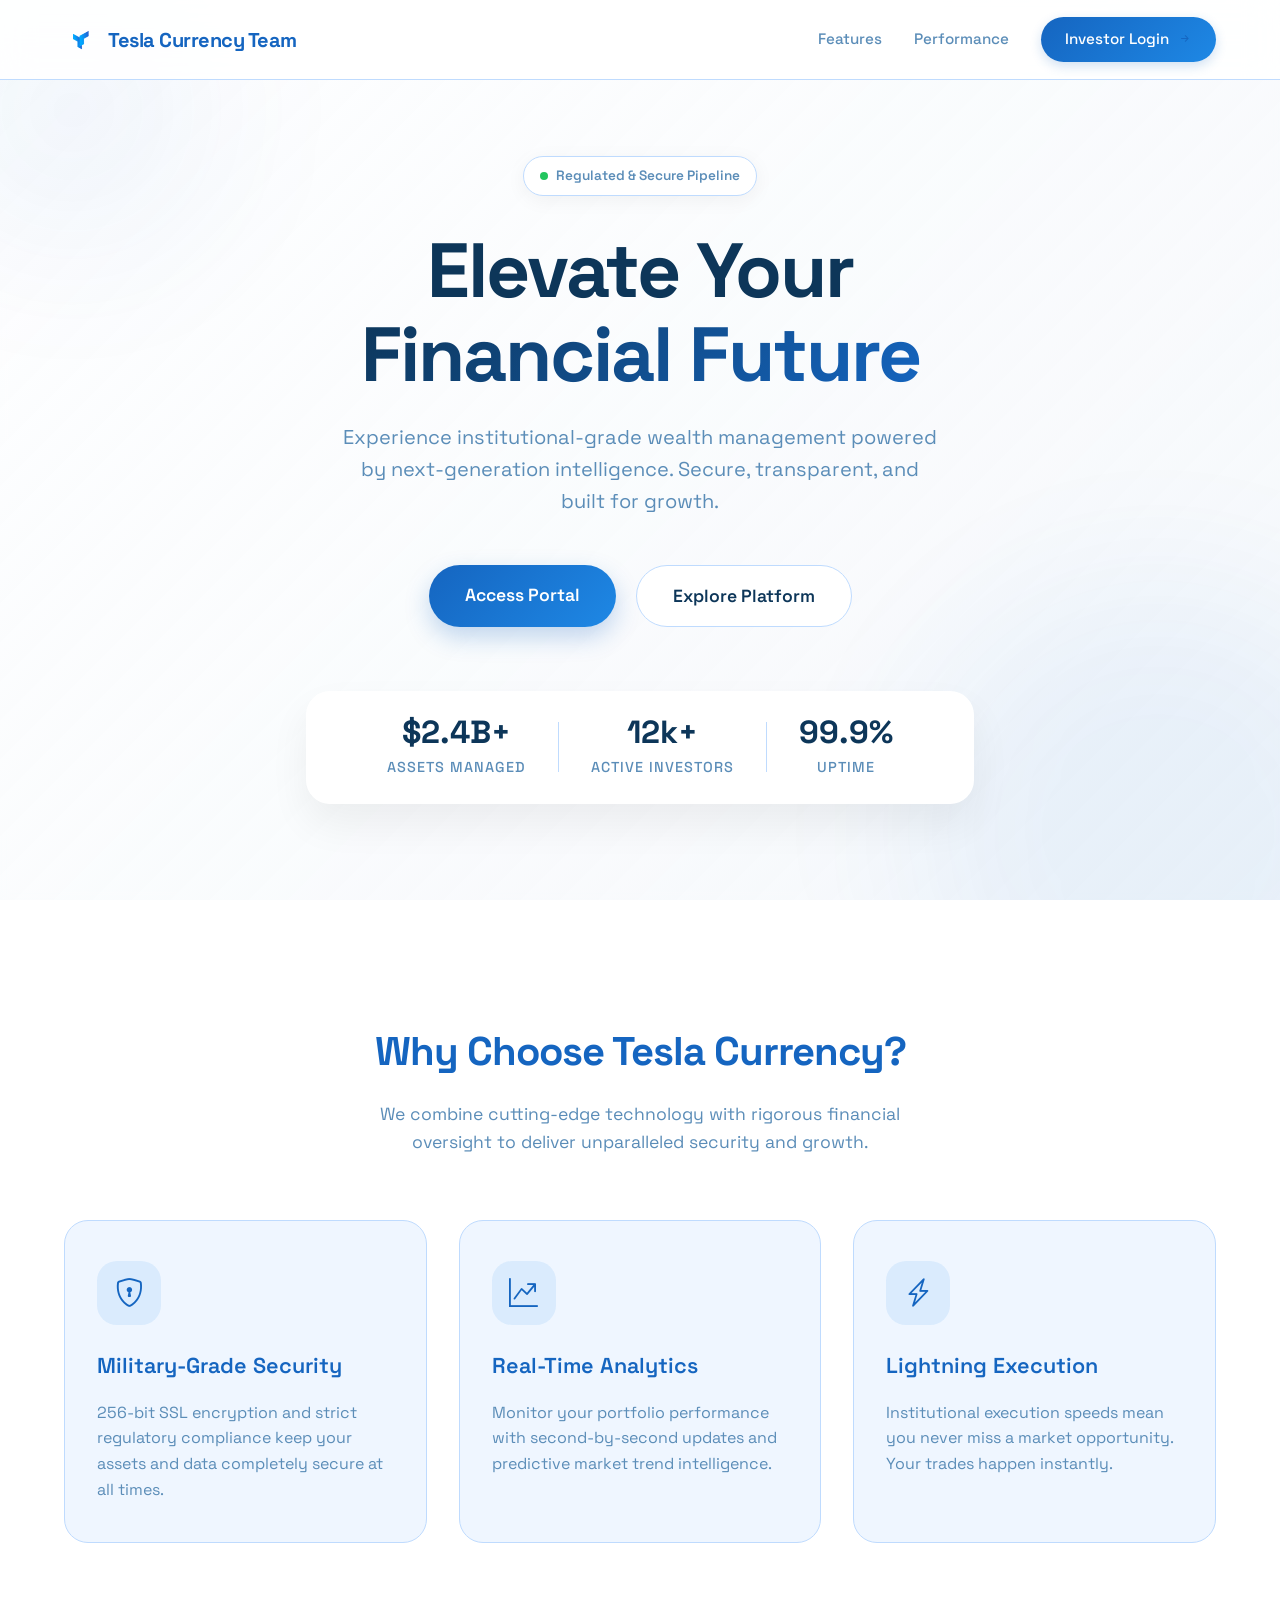
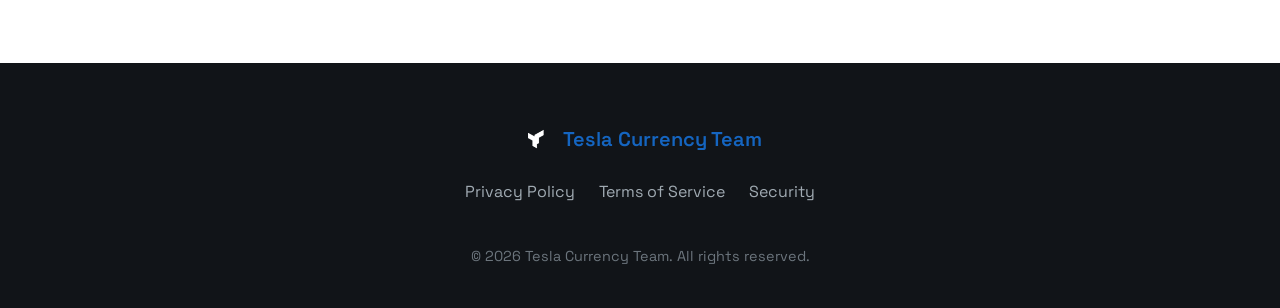
<file: index.html>
<!DOCTYPE html>
<html lang="en">

<head>
  <meta charset="UTF-8">
  <meta name="viewport" content="width=device-width, initial-scale=1.0">
  <title>Tesla Currency Team — Next Gen Wealth Management</title>
  <link rel="stylesheet" href="landing.css">
  <link rel="stylesheet" href="https://cdn.jsdelivr.net/npm/bootstrap-icons@1.11.3/font/bootstrap-icons.min.css">
  <link rel="icon" href="logo.png" type="image/png">
  <link href="https://fonts.googleapis.com/css2?family=Space+Grotesk:wght@300;400;500;600;700&display=swap"
    rel="stylesheet">
</head>

<body>
  <nav class="navbar">
    <div class="nav-brand">
      <img src="logo.png" alt="Tesla Currency Team Logo" class="nav-logo">
      <span>Tesla Currency Team</span>
    </div>
    <div class="nav-links">
      <a href="#features">Features</a>
      <a href="#performance">Performance</a>
      <a href="login.html" class="nav-btn-portal">Investor Login <i class="bi bi-arrow-right-short"></i></a>
    </div>
  </nav>

  <header class="hero-section">
    <div class="hero-bg-slider">
      <!-- Bright/finance imagery for the background -->
      <div class="slide active"
        style="background-image: url('https://images.unsplash.com/photo-1611974789855-9c2a0a7236a3?auto=format&fit=crop&q=80');">
      </div>
      <div class="slide"
        style="background-image: url('https://images.unsplash.com/photo-1573164713988-8665fc963095?auto=format&fit=crop&q=80');">
      </div>
      <div class="slide"
        style="background-image: url('https://images.unsplash.com/photo-1526304640581-d334cdbbf45e?auto=format&fit=crop&q=80');">
      </div>
    </div>
    <div class="hero-overlay"></div>

    <div class="hero-content">
      <div class="badge-glow">
        <span class="pulse-dot"></span> Regulated & Secure Pipeline
      </div>
      <h1 class="hero-title">Elevate Your<br><span class="gradient-text">Financial Future</span></h1>
      <p class="hero-subtitle">Experience institutional-grade wealth management powered by next-generation
        intelligence. Secure, transparent, and built for growth.</p>

      <div class="hero-actions">
        <a href="login.html" class="btn-primary">
          Access Portal
          <div class="btn-glow"></div>
        </a>
        <a href="#features" class="btn-secondary">Explore Platform</a>
      </div>

      <div class="hero-stats-bar">
        <div class="stat-box">
          <span class="stat-number">$2.4B+</span>
          <span class="stat-label">Assets Managed</span>
        </div>
        <div class="stat-divider"></div>
        <div class="stat-box">
          <span class="stat-number">12k+</span>
          <span class="stat-label">Active Investors</span>
        </div>
        <div class="stat-divider"></div>
        <div class="stat-box">
          <span class="stat-number">99.9%</span>
          <span class="stat-label">Uptime</span>
        </div>
      </div>
    </div>

    <!-- Floating Orbs for aesthetic -->
    <div class="orb orb-1"></div>
    <div class="orb orb-2"></div>
  </header>

  <section id="features" class="features-section">
    <div class="section-header">
      <h2>Why Choose <span class="text-accent">Tesla Currency</span>?</h2>
      <p>We combine cutting-edge technology with rigorous financial oversight to deliver unparalleled security and
        growth.</p>
    </div>

    <div class="features-grid">
      <div class="feature-card">
        <div class="feature-icon"><i class="bi bi-shield-lock"></i></div>
        <h3>Military-Grade Security</h3>
        <p>256-bit SSL encryption and strict regulatory compliance keep your assets and data completely secure
          at all times.</p>
      </div>
      <div class="feature-card">
        <div class="feature-icon"><i class="bi bi-graph-up-arrow"></i></div>
        <h3>Real-Time Analytics</h3>
        <p>Monitor your portfolio performance with second-by-second updates and predictive market trend
          intelligence.</p>
      </div>
      <div class="feature-card">
        <div class="feature-icon"><i class="bi bi-lightning-charge"></i></div>
        <h3>Lightning Execution</h3>
        <p>Institutional execution speeds mean you never miss a market opportunity. Your trades happen
          instantly.</p>
      </div>
    </div>
  </section>

  <footer class="footer">
    <div class="footer-content">
      <div class="footer-brand">
        <img src="logo.png" alt="Logo" class="footer-logo">
        <span class="footer-name">Tesla Currency Team</span>
      </div>
      <div class="footer-links">
        <a href="#">Privacy Policy</a>
        <a href="#">Terms of Service</a>
        <a href="#">Security</a>
      </div>
      <p class="copyright">© 2026 Tesla Currency Team. All rights reserved.</p>
    </div>
  </footer>

  <script>
    // Background Slider Logic
    const slides = document.querySelectorAll('.slide');
    let currentSlide = 0;

    setInterval(() => {
      slides[currentSlide].classList.remove('active');
      currentSlide = (currentSlide + 1) % slides.length;
      slides[currentSlide].classList.add('active');
    }, 5000);

    // Scroll Animation Logic
    const observer = new IntersectionObserver((entries) => {
      entries.forEach(entry => {
        if (entry.isIntersecting) {
          entry.target.classList.add('show');
        }
      });
    }, { threshold: 0.1 });

    document.querySelectorAll('.feature-card, .section-header').forEach((el) => {
      observer.observe(el);
    });
  </script>
</body>

</html>
</file>
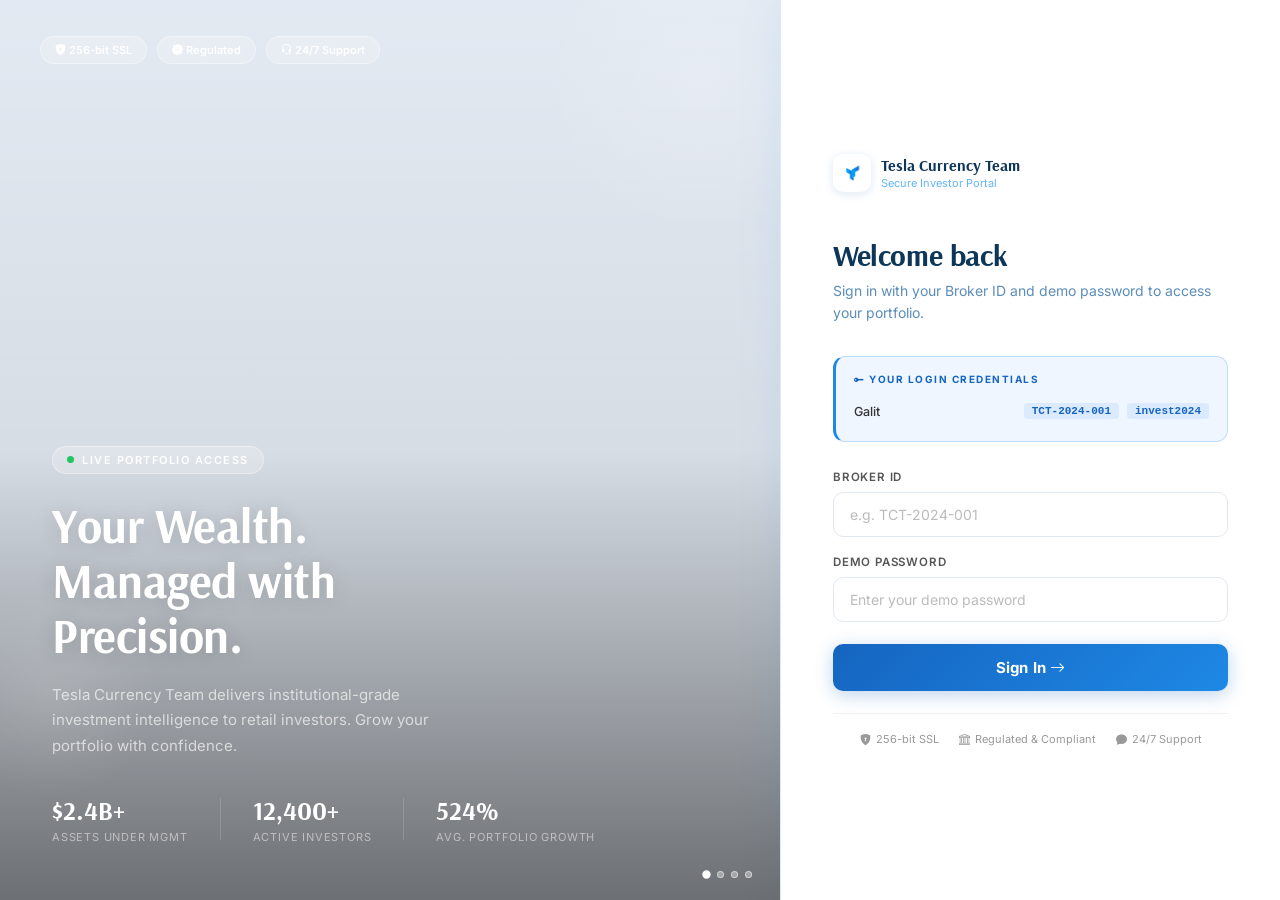
<file: login.html>
<!DOCTYPE html>
<html lang="en">

<head>
    <meta charset="UTF-8">
    <meta name="viewport" content="width=device-width, initial-scale=1.0">
    <title>Tesla Currency Team — Secure Access</title>
    <meta name="description"
        content="Tesla Currency Team — Secure Investor Portal. Enter your Broker ID and Demo Password.">
    <link rel="stylesheet" href="login.css">
    <link rel="stylesheet" href="https://cdn.jsdelivr.net/npm/bootstrap-icons@1.11.3/font/bootstrap-icons.min.css">

    <link rel="icon" href="logo.png" type="image/png">
</head>

<body>

    <!-- ID Card Reveal -->
    <div class="id-reveal-card" id="idRevealCard">
        <div class="id-reveal-top">
            <div class="idr-avatar" id="idrAvatar">G</div>
            <div>
                <div class="idr-name" id="idrName">Galit</div>
                <div class="idr-sub">Premium Investor · Tier 1</div>
            </div>
        </div>
        <div class="idr-verified">
            <span class="pulse-green"></span>
            Session Active — Identity Confirmed
        </div>
    </div>

    <div class="login-split">

        <!-- LEFT HERO PANEL -->
        <div class="login-hero">
            <!-- Slideshow slides -->
            <div class="hero-slide active"
                style="background-image:url('https://images.unsplash.com/photo-1560958089-b8a1929cea89?w=1400&q=80');background-position:center;">
            </div>
            <div class="hero-slide"
                style="background-image:url('https://images.unsplash.com/photo-1611974789855-9c2a0a7236a3?w=1400&q=80');background-position:center;">
            </div>
            <div class="hero-slide"
                style="background-image:url('https://images.unsplash.com/photo-1486406146926-c627a92ad1ab?w=1400&q=80');background-position:center bottom;">
            </div>
            <div class="hero-slide"
                style="background-image:url('https://images.unsplash.com/photo-1529156069898-49953e39b3ac?w=1400&q=80');background-position:center;">
            </div>
            <div class="login-hero-overlay"></div>
            <div class="hero-shimmer"></div>
            <!-- Slide dots -->
            <div class="slide-dots" id="slideDots">
                <div class="slide-dot active" onclick="goToSlide(0)"></div>
                <div class="slide-dot" onclick="goToSlide(1)"></div>
                <div class="slide-dot" onclick="goToSlide(2)"></div>
                <div class="slide-dot" onclick="goToSlide(3)"></div>
            </div>

            <div class="hero-badges">
                <div class="hero-badge-pill"><i class="bi bi-shield-lock-fill"></i> 256-bit SSL</div>
                <div class="hero-badge-pill"><i class="bi bi-patch-check-fill"></i> Regulated</div>
                <div class="hero-badge-pill"><i class="bi bi-headset"></i> 24/7 Support</div>
            </div>

            <div class="login-hero-content">
                <div class="hero-tag">
                    <span class="hero-dot"></span>
                    Live Portfolio Access
                </div>
                <h1>Your Wealth.<br>Managed with<br>Precision.</h1>
                <p>Tesla Currency Team delivers institutional-grade investment intelligence to retail investors. Grow
                    your
                    portfolio with confidence.</p>
                <div class="hero-stats">
                    <div class="hs-item">
                        <div class="hs-val">$2.4B+</div>
                        <div class="hs-lbl">Assets Under Mgmt</div>
                    </div>
                    <div class="hero-divider"></div>
                    <div class="hs-item">
                        <div class="hs-val">12,400+</div>
                        <div class="hs-lbl">Active Investors</div>
                    </div>
                    <div class="hero-divider"></div>
                    <div class="hs-item">
                        <div class="hs-val">524%</div>
                        <div class="hs-lbl">Avg. Portfolio Growth</div>
                    </div>
                </div>
            </div>
        </div>

        <!-- RIGHT FORM PANEL -->
        <div class="login-form-panel">

            <div class="form-panel-brand">
                <div class="brand-icon">
                    <img src="logo.png" alt="Tesla Currency Team Logo"
                        style="width:26px;height:26px;object-fit:contain;">
                </div>
                <div class="brand-text-wrap">
                    <div class="b-name">Tesla Currency Team</div>
                    <div class="b-sub">Secure Investor Portal</div>
                </div>
            </div>

            <div class="form-title">Welcome back</div>
            <div class="form-subtitle">Sign in with your Broker ID and demo password to access your portfolio.</div>

            <!-- Credentials Reference -->
            <div class="cred-card">
                <div class="cred-card-title"><i class="bi bi-key-fill"></i> Your Login Credentials</div>
                <div class="cred-row">
                    <span class="cred-name">Galit</span>
                    <span class="cred-info">
                        <span class="cred-id">TCT-2024-001</span>
                        <span class="cred-pass">invest2024</span>
                    </span>
                </div>
            </div>

            <!-- Error -->
            <div class="login-error" id="loginError"><i class="bi bi-x"></i> &nbsp;Invalid credentials. Please try
                again.</div>

            <!-- System Init Bar -->
            <div class="sys-init-wrap" id="sysInitWrap">
                <div class="sys-init-label">
                    <span id="sysInitLabel">Authenticating</span>
                    <span id="sysInitPct">0%</span>
                </div>
                <div class="sys-init-bar">
                    <div class="sys-init-fill" id="sysInitFill"></div>
                </div>
            </div>

            <form id="loginForm" onsubmit="return handleLogin(event)">
                <div class="form-group">
                    <label for="userId">Broker ID</label>
                    <input type="text" id="userId" placeholder="e.g. TCT-2024-001" required autocomplete="off">
                </div>
                <div class="form-group">
                    <label for="password">Demo Password</label>
                    <input type="password" id="password" placeholder="Enter your demo password" required>
                </div>
                <button type="submit" class="login-btn" id="loginBtn">
                    <span id="loginBtnText">Sign In <i class="bi bi-arrow-right"></i></span>
                </button>
            </form>

            <div class="form-footer">
                <div class="trust-badge"><i class="bi bi-shield-lock-fill"></i> 256-bit SSL</div>
                <div class="trust-badge"><i class="bi bi-bank"></i> Regulated &amp; Compliant</div>
                <div class="trust-badge"><i class="bi bi-chat-fill"></i> 24/7 Support</div>
            </div>

        </div>
    </div>

    <script>
        const USERS = {
            'TCT-2024-001': { password: 'invest2024', name: 'Galit', email: 'galit@email.com', tier: 2, invested: 1000, currentValue: 8500.00, joinDate: '2026-02-20' }
        };

        function handleLogin(e) {
            e.preventDefault();
            const userId = document.getElementById('userId').value.trim();
            const password = document.getElementById('password').value;
            const errorEl = document.getElementById('loginError');
            const btn = document.getElementById('loginBtn');
            const btnText = document.getElementById('loginBtnText');
            const user = USERS[userId];

            if (!user || user.password !== password) {
                errorEl.classList.add('show');
                setTimeout(() => errorEl.classList.remove('show'), 3200);
                return false;
            }

            sessionStorage.setItem('currentUser', JSON.stringify({ id: userId, ...user }));

            // Show progress bar
            const sysWrap = document.getElementById('sysInitWrap');
            const fill = document.getElementById('sysInitFill');
            const pct = document.getElementById('sysInitPct');
            const lbl = document.getElementById('sysInitLabel');
            sysWrap.style.display = 'block';
            btn.disabled = true;
            btnText.textContent = 'Authenticating...';

            const phases = ['Authenticating', 'Loading Portfolio', 'Verifying Identity', 'Session Confirmed'];
            let progress = 0, phaseIdx = 0;
            const interval = setInterval(() => {
                progress += Math.random() * 4 + 2;
                if (progress >= 100) progress = 100;
                fill.style.width = progress + '%';
                pct.textContent = Math.floor(progress) + '%';
                const np = Math.floor(progress / 25);
                if (np !== phaseIdx && np < phases.length) { phaseIdx = np; lbl.textContent = phases[phaseIdx]; }
                if (progress >= 100) {
                    clearInterval(interval);
                    const initials = user.name.split(' ').map(n => n[0]).join('');
                    document.getElementById('idrAvatar').textContent = initials;
                    document.getElementById('idrName').textContent = user.name;
                    document.getElementById('idRevealCard').classList.add('show');
                    setTimeout(() => { window.location.href = 'dashboard.html'; }, 1400);
                }
            }, 60);
            return false;
        }
    </script>
    <!-- Slideshow JS -->
    <script>
        const slides = document.querySelectorAll('.hero-slide');
        const dots = document.querySelectorAll('.slide-dot');
        let current = 0, timer;
        function goToSlide(n) {
            slides[current].classList.remove('active');
            dots[current].classList.remove('active');
            current = n;
            slides[current].classList.add('active');
            dots[current].classList.add('active');
            clearInterval(timer);
            timer = setInterval(nextSlide, 5000);
        }
        function nextSlide() { goToSlide((current + 1) % slides.length); }
        timer = setInterval(nextSlide, 5000);
    </script>
</body>

</html>
</file>
<file: landing.css>
/* Tesla Currency Team - Landing Page Styles */

:root {
    --primary: #1565C0;
    /* Login Blue Accent */
    --primary-hover: #0d47a1;
    --accent: #1e88e5;
    --bg-color: #EFF6FF;
    /* Login Background */
    --surface: #FFFFFF;
    --text-primary: #0d3659;
    /* Login Text */
    --text-secondary: #5b8db8;
    --border: #bfdbfe;
    --glass-bg: rgba(255, 255, 255, 0.85);
    --glass-border: rgba(255, 255, 255, 0.4);
}

* {
    margin: 0;
    padding: 0;
    box-sizing: border-box;
    font-family: 'Space Grotesk', system-ui, -apple-system, sans-serif;
    color: var(--primary);
}

html {
    scroll-behavior: smooth;
}

body {
    background-color: var(--bg-color);
    color: var(--text-primary);
    overflow-x: hidden;
    line-height: 1.6;
}

/* NAVBAR */
.navbar {
    position: fixed;
    top: 0;
    left: 0;
    width: 100%;
    height: 80px;
    padding: 0 5%;
    display: flex;
    justify-content: space-between;
    align-items: center;
    background: var(--glass-bg);
    backdrop-filter: blur(16px);
    -webkit-backdrop-filter: blur(16px);
    border-bottom: 1px solid var(--border);
    z-index: 1000;
    transition: all 0.3s ease;
}

.nav-brand {
    display: flex;
    align-items: center;
    gap: 12px;
    font-weight: 700;
    font-size: 1.25rem;
    letter-spacing: -0.5px;
}

.nav-logo {
    height: 32px;
    width: auto;
    object-fit: contain;
}

.nav-links {
    display: flex;
    align-items: center;
    gap: 32px;
}

.nav-links a:not(.nav-btn-portal) {
    text-decoration: none;
    color: var(--text-secondary);
    font-weight: 500;
    font-size: 0.95rem;
    transition: color 0.2s;
}

.nav-links a:not(.nav-btn-portal):hover {
    color: var(--primary);
}

.nav-btn-portal {
    text-decoration: none;
    background: linear-gradient(135deg, #1565C0, #1e88e5);
    color: white;
    padding: 10px 24px;
    border-radius: 40px;
    font-weight: 500;
    font-size: 0.95rem;
    display: flex;
    align-items: center;
    gap: 8px;
    transition: all 0.3s ease;
    box-shadow: 0 4px 12px rgba(21, 101, 192, 0.2);
}

.nav-btn-portal:hover {
    background: linear-gradient(135deg, #0d47a1, #1565C0);
    transform: translateY(-2px);
    box-shadow: 0 6px 16px rgba(21, 101, 192, 0.3);
}

/* HERO SECTION */
.hero-section {
    position: relative;
    min-height: 100vh;
    display: flex;
    flex-direction: column;
    justify-content: center;
    align-items: center;
    padding: 120px 5% 60px;
    text-align: center;
    overflow: hidden;
}

.hero-bg-slider {
    position: absolute;
    inset: 0;
    z-index: -2;
}

.slide {
    position: absolute;
    inset: 0;
    background-size: cover;
    background-position: center;
    opacity: 0;
    transition: opacity 1.5s ease-in-out, transform 6s ease-out;
    transform: scale(1.05);
}

.slide.active {
    opacity: 1;
    transform: scale(1);
}

.hero-overlay {
    position: absolute;
    inset: 0;
    background: linear-gradient(135deg, rgba(255, 255, 255, 0.92) 0%, rgba(248, 249, 250, 0.7) 100%);
    backdrop-filter: blur(4px);
    z-index: -1;
}

/* Floating Orbs */
.orb {
    position: absolute;
    border-radius: 50%;
    filter: blur(80px);
    z-index: -1;
    opacity: 0.6;
    animation: floatOrb 12s infinite alternate ease-in-out;
}

.orb-1 {
    width: 400px;
    height: 400px;
    background: radial-gradient(circle, rgba(21, 101, 192, 0.15), transparent 70%);
    top: -10%;
    left: -10%;
}

.orb-2 {
    width: 500px;
    height: 500px;
    background: rgba(0, 102, 204, 0.1);
    bottom: -20%;
    right: -10%;
    animation-delay: -5s;
}

@keyframes floatOrb {
    0% {
        transform: translate(0, 0) scale(1);
    }

    100% {
        transform: translate(50px, 50px) scale(1.1);
    }
}

.hero-content {
    max-width: 900px;
    z-index: 10;
    animation: fadeUp 1s ease-out forwards;
}

@keyframes fadeUp {
    from {
        opacity: 0;
        transform: translateY(30px);
    }

    to {
        opacity: 1;
        transform: translateY(0);
    }
}

.badge-glow {
    display: inline-flex;
    align-items: center;
    gap: 8px;
    background: var(--surface);
    padding: 8px 16px;
    border-radius: 30px;
    font-size: 0.85rem;
    font-weight: 600;
    color: var(--text-secondary);
    box-shadow: 0 4px 20px rgba(0, 0, 0, 0.05);
    border: 1px solid var(--border);
    margin-bottom: 32px;
}

.pulse-dot {
    width: 8px;
    height: 8px;
    background: #22c55e;
    border-radius: 50%;
    box-shadow: 0 0 0 0 rgba(34, 197, 94, 0.4);
    animation: pulse 2s infinite;
}

@keyframes pulse {
    0% {
        box-shadow: 0 0 0 0 rgba(34, 197, 94, 0.4);
    }

    70% {
        box-shadow: 0 0 0 10px rgba(34, 197, 94, 0);
    }

    100% {
        box-shadow: 0 0 0 0 rgba(34, 197, 94, 0);
    }
}

.hero-title {
    font-size: clamp(3rem, 6vw, 5rem);
    font-weight: 700;
    line-height: 1.1;
    letter-spacing: -2px;
    margin-bottom: 24px;
    color: var(--text-primary);
}

.gradient-text {
    background: linear-gradient(135deg, var(--text-primary) 0%, var(--primary) 100%);
    -webkit-background-clip: text;
    -webkit-text-fill-color: transparent;
}

.hero-subtitle {
    font-size: 1.25rem;
    color: var(--text-secondary);
    max-width: 600px;
    margin: 0 auto 48px;
    line-height: 1.6;
}

.hero-actions {
    display: flex;
    justify-content: center;
    gap: 20px;
    margin-bottom: 64px;
}

.btn-primary {
    position: relative;
    background: linear-gradient(135deg, #1565C0, #1e88e5);
    color: white;
    text-decoration: none;
    padding: 16px 36px;
    border-radius: 40px;
    font-weight: 600;
    font-size: 1.1rem;
    overflow: hidden;
    transition: all 0.3s ease;
    box-shadow: 0 10px 24px rgba(21, 101, 192, 0.25);
}

.btn-primary:hover {
    background: linear-gradient(135deg, #0d47a1, #1565C0);
    transform: translateY(-3px);
    box-shadow: 0 15px 30px rgba(21, 101, 192, 0.35);
}

.btn-glow {
    position: absolute;
    top: -50%;
    left: -50%;
    width: 200%;
    height: 200%;
    background: linear-gradient(to right, rgba(255, 255, 255, 0) 0%, rgba(255, 255, 255, 0.3) 50%, rgba(255, 255, 255, 0) 100%);
    transform: rotate(30deg) translateX(-100%);
    transition: transform 0.8s ease-in-out;
}

.btn-primary:hover .btn-glow {
    transform: rotate(30deg) translateX(100%);
}

.btn-secondary {
    background: var(--surface);
    color: var(--text-primary);
    text-decoration: none;
    padding: 16px 36px;
    border-radius: 40px;
    font-weight: 600;
    font-size: 1.1rem;
    border: 1px solid var(--border);
    transition: all 0.3s ease;
}

.btn-secondary:hover {
    background: #F1F3F5;
    transform: translateY(-3px);
}

.hero-stats-bar {
    display: flex;
    align-items: center;
    justify-content: center;
    background: var(--surface);
    padding: 24px 48px;
    border-radius: 24px;
    box-shadow: 0 20px 40px rgba(0, 0, 0, 0.06);
    border: 1px solid rgba(255, 255, 255, 0.8);
    backdrop-filter: blur(20px);
}

.stat-box {
    display: flex;
    flex-direction: column;
    padding: 0 32px;
}

.stat-number {
    font-size: 2rem;
    font-weight: 700;
    color: var(--text-primary);
    line-height: 1;
    margin-bottom: 8px;
}

.stat-label {
    font-size: 0.9rem;
    color: var(--text-secondary);
    font-weight: 500;
    text-transform: uppercase;
    letter-spacing: 1px;
}

.stat-divider {
    width: 1px;
    height: 50px;
    background: var(--border);
}

/* FEATURES SECTION */
.features-section {
    padding: 120px 5%;
    background: var(--surface);
    position: relative;
}

.section-header {
    text-align: center;
    max-width: 600px;
    margin: 0 auto 64px;
    opacity: 0;
    transform: translateY(20px);
    transition: all 0.8s ease;
}

.section-header.show {
    opacity: 1;
    transform: translateY(0);
}

.section-header h2 {
    font-size: 2.5rem;
    font-weight: 700;
    margin-bottom: 16px;
    letter-spacing: -1px;
}

.text-accent {
    color: var(--primary);
}

.section-header p {
    color: var(--text-secondary);
    font-size: 1.1rem;
}

.features-grid {
    display: grid;
    grid-template-columns: repeat(auto-fit, minmax(300px, 1fr));
    gap: 32px;
    max-width: 1200px;
    margin: 0 auto;
}

.feature-card {
    background: var(--bg-color);
    border: 1px solid var(--border);
    border-radius: 24px;
    padding: 40px 32px;
    transition: all 0.4s ease;
    opacity: 0;
    transform: translateY(20px);
}

.feature-card.show {
    opacity: 1;
    transform: translateY(0);
}

.feature-card:hover {
    transform: translateY(-10px);
    box-shadow: 0 20px 40px rgba(30, 136, 229, 0.08);
    background: white;
    border-color: rgba(30, 136, 229, 0.2);
}

.feature-icon {
    width: 64px;
    height: 64px;
    background: rgba(30, 136, 229, 0.1);
    color: var(--primary);
    border-radius: 20px;
    display: flex;
    align-items: center;
    justify-content: center;
    font-size: 1.8rem;
    margin-bottom: 24px;
    transition: all 0.3s ease;
}

.feature-card:hover .feature-icon {
    background: var(--primary);
    color: white;
    transform: scale(1.1) rotate(5deg);
}

.feature-card h3 {
    font-size: 1.35rem;
    margin-bottom: 16px;
    font-weight: 600;
}

.feature-card p {
    color: var(--text-secondary);
    line-height: 1.6;
}

/* FOOTER */
.footer {
    padding: 60px 5% 40px;
    background: #111418;
    color: white;
    text-align: center;
}

.footer-content {
    max-width: 1200px;
    margin: 0 auto;
    display: flex;
    flex-direction: column;
    align-items: center;
    gap: 24px;
}

.footer-brand {
    display: flex;
    align-items: center;
    gap: 12px;
    font-size: 1.25rem;
    font-weight: 600;
}

.footer-logo {
    height: 32px;
    width: auto;
    filter: brightness(0) invert(1);
}

.footer-links {
    display: flex;
    gap: 24px;
    margin-bottom: 16px;
}

.footer-links a {
    color: #A0AAB2;
    text-decoration: none;
    transition: color 0.2s;
}

.footer-links a:hover {
    color: white;
}

.copyright {
    color: #6c757d;
    font-size: 0.9rem;
}

/* RESPONSIVE */
@media (max-width: 768px) {
    .nav-links {
        display: none;
    }

    .hero-title {
        font-size: 2.5rem;
    }

    .hero-actions {
        flex-direction: column;
    }

    .hero-stats-bar {
        flex-direction: column;
        gap: 24px;
        padding: 32px;
    }

    .stat-divider {
        width: 100%;
        height: 1px;
    }

    .stat-box {
        padding: 0;
    }
}
</file>
<file: login.css>
/* login.css — Tesla Currency Team | Login Page */
@import url('https://fonts.googleapis.com/css2?family=Arsenal:ital,wght@0,400;0,700;1,400&family=Inter:wght@300;400;500;600;700&display=swap');

*,
*::before,
*::after {
    margin: 0;
    padding: 0;
    box-sizing: border-box;
}

html,
body {
    height: 100%;
}

body {
    font-family: 'Inter', sans-serif;
    background: #EFF6FF;
    color: #0f2744;
    overflow: hidden;
}

/* ===== LAYOUT ===== */
.login-split {
    display: grid;
    grid-template-columns: 1fr 500px;
    height: 100vh;
}

/* ===== LEFT HERO PANEL ===== */
.login-hero {
    position: relative;
    overflow: hidden;
    display: flex;
    flex-direction: column;
    justify-content: flex-end;
    padding: 56px 52px;
}

/* Slideshow slides */
.hero-slide {
    position: absolute;
    inset: 0;
    background-size: cover;
    background-position: center;
    opacity: 0;
    transition: opacity 1.2s ease-in-out;
    transform: scale(1);
}

.hero-slide.active {
    opacity: 1;
    animation: heroZoom 14s ease-in-out infinite alternate;
}

@keyframes heroZoom {
    0% {
        transform: scale(1) translateX(0);
    }

    100% {
        transform: scale(1.06) translateX(-14px);
    }
}

/* Slide indicators */
.slide-dots {
    position: absolute;
    bottom: 22px;
    right: 28px;
    z-index: 3;
    display: flex;
    gap: 7px;
}

.slide-dot {
    width: 7px;
    height: 7px;
    border-radius: 50%;
    background: rgba(255, 255, 255, 0.35);
    transition: all 0.3s;
    cursor: pointer;
    border: 1.5px solid rgba(255, 255, 255, 0.5);
}

.slide-dot.active {
    background: #fff;
    transform: scale(1.2);
    border-color: #fff;
}

.login-hero-overlay {
    position: absolute;
    inset: 0;
    background: linear-gradient(to top,
            rgba(0, 0, 0, 0.55) 0%,
            rgba(0, 0, 0, 0.10) 50%,
            rgba(0, 0, 0, 0.05) 100%);
}

/* Floating glow orbs for motion */
.login-hero::before {
    content: '';
    position: absolute;
    width: 320px;
    height: 320px;
    border-radius: 50%;
    background: radial-gradient(circle, rgba(255, 255, 255, 0.18), transparent 70%);
    top: -80px;
    right: -80px;
    animation: floatOrb 7s ease-in-out infinite;
    z-index: 1;
    pointer-events: none;
}

.login-hero::after {
    content: '';
    position: absolute;
    width: 220px;
    height: 220px;
    border-radius: 50%;
    background: radial-gradient(circle, rgba(255, 255, 255, 0.12), transparent 70%);
    bottom: 100px;
    left: -60px;
    animation: floatOrb 9s ease-in-out infinite reverse;
    z-index: 1;
    pointer-events: none;
}

@keyframes floatOrb {

    0%,
    100% {
        transform: translateY(0) scale(1);
        opacity: 0.7;
    }

    50% {
        transform: translateY(-24px) scale(1.07);
        opacity: 1;
    }
}

/* Animated shimmer line */
.hero-shimmer {
    position: absolute;
    top: 0;
    left: -100%;
    width: 60%;
    height: 100%;
    background: linear-gradient(90deg, transparent, rgba(255, 255, 255, 0.06), transparent);
    animation: shimmerSlide 5s linear infinite;
    z-index: 1;
    pointer-events: none;
}

@keyframes shimmerSlide {
    0% {
        left: -60%;
    }

    100% {
        left: 110%;
    }
}

.login-hero-content {
    position: relative;
    z-index: 2;
}

.hero-tag {
    display: inline-flex;
    align-items: center;
    gap: 8px;
    background: rgba(255, 255, 255, 0.22);
    border: 1px solid rgba(255, 255, 255, 0.35);
    color: #fff;
    font-size: 11px;
    font-weight: 600;
    text-transform: uppercase;
    letter-spacing: 1.5px;
    padding: 6px 14px;
    border-radius: 20px;
    margin-bottom: 24px;
    animation: badgeFloat 4s ease-in-out infinite;
}

@keyframes badgeFloat {

    0%,
    100% {
        transform: translateY(0);
    }

    50% {
        transform: translateY(-5px);
    }
}

.hero-dot {
    width: 7px;
    height: 7px;
    border-radius: 50%;
    background: #22c55e;
    animation: pulse 2s ease-in-out infinite;
}

@keyframes pulse {

    0%,
    100% {
        opacity: 1;
        transform: scale(1);
    }

    50% {
        opacity: 0.7;
        transform: scale(0.85);
    }
}

.login-hero-content h1 {
    font-family: 'Arsenal', serif;
    font-size: 48px;
    font-weight: 700;
    color: #fff;
    line-height: 1.15;
    margin-bottom: 18px;
    letter-spacing: -0.5px;
    text-shadow: 0 2px 20px rgba(0, 0, 0, 0.15);
    animation: textFadeUp 0.8s ease-out;
}

@keyframes textFadeUp {
    from {
        opacity: 0;
        transform: translateY(18px);
    }

    to {
        opacity: 1;
        transform: translateY(0);
    }
}

.login-hero-content p {
    font-size: 15px;
    color: rgba(255, 255, 255, 0.65);
    max-width: 380px;
    line-height: 1.7;
    margin-bottom: 36px;
}

.hero-stats {
    display: flex;
    gap: 32px;
}

.hs-item {
    display: flex;
    flex-direction: column;
}

.hs-val {
    font-family: 'Arsenal', serif;
    font-size: 26px;
    font-weight: 700;
    color: #fff;
}

.hs-lbl {
    font-size: 11px;
    color: rgba(255, 255, 255, 0.5);
    text-transform: uppercase;
    letter-spacing: 0.8px;
    margin-top: 3px;
}

.hero-divider {
    width: 1px;
    background: rgba(255, 255, 255, 0.15);
    align-self: stretch;
    margin: 4px 0;
}

.hero-badges {
    position: absolute;
    top: 36px;
    left: 40px;
    z-index: 2;
    display: flex;
    gap: 10px;
}

.hero-badge-pill {
    background: rgba(255, 255, 255, 0.22);
    border: 1px solid rgba(255, 255, 255, 0.35);
    color: #fff;
    font-size: 11px;
    font-weight: 600;
    padding: 6px 14px;
    border-radius: 20px;
    animation: badgeFloat 4s ease-in-out infinite;
}

.hero-badge-pill:nth-child(2) {
    animation-delay: 0.6s;
}

.hero-badge-pill:nth-child(3) {
    animation-delay: 1.2s;
}

/* ===== RIGHT FORM PANEL ===== */
.login-form-panel {
    background: #fff;
    display: flex;
    flex-direction: column;
    justify-content: center;
    padding: 56px 52px;
    overflow-y: auto;
    border-left: 1px solid #dbeafe;
    box-shadow: -4px 0 40px rgba(30, 136, 229, 0.08);
}

.form-panel-brand {
    display: flex;
    align-items: center;
    gap: 10px;
    margin-bottom: 44px;
}

.brand-icon {
    width: 38px;
    height: 38px;
    background: #fff;
    border-radius: 10px;
    display: flex;
    align-items: center;
    justify-content: center;
    flex-shrink: 0;
    box-shadow: 0 2px 10px rgba(21, 101, 192, 0.15);
    overflow: hidden;
    padding: 4px;
}

.brand-text-wrap .b-name {
    font-family: 'Arsenal', serif;
    font-size: 16px;
    font-weight: 700;
    color: #0d3659;
}

.brand-text-wrap .b-sub {
    font-size: 11px;
    color: #64b5f6;
    margin-top: 1px;
}

.form-title {
    font-family: 'Arsenal', serif;
    font-size: 30px;
    font-weight: 700;
    color: #0d3659;
    letter-spacing: -0.4px;
    margin-bottom: 6px;
}

.form-subtitle {
    font-size: 14px;
    color: #5b8db8;
    margin-bottom: 32px;
    line-height: 1.6;
}

/* Credentials Card */
.cred-card {
    background: #eff6ff;
    border: 1px solid #bfdbfe;
    border-radius: 12px;
    padding: 16px 18px;
    margin-bottom: 28px;
    border-left: 3px solid #1e88e5;
}

.cred-card-title {
    font-size: 10px;
    font-weight: 700;
    text-transform: uppercase;
    letter-spacing: 1.5px;
    color: #1565C0;
    margin-bottom: 12px;
}

.cred-row {
    display: flex;
    justify-content: space-between;
    align-items: center;
    font-size: 12.5px;
    padding: 6px 0;
    border-bottom: 1px solid #e8f0f8;
}

.cred-row:last-child {
    border-bottom: none;
}

.cred-name {
    color: #333;
    font-weight: 500;
}

.cred-info {
    display: flex;
    gap: 8px;
}

.cred-id,
.cred-pass {
    font-family: 'Courier New', monospace;
    font-size: 11px;
    background: #dbeafe;
    color: #1565C0;
    padding: 2px 8px;
    border-radius: 4px;
    font-weight: 600;
}

/* Error */
.login-error {
    display: none;
    background: #fef2f2;
    border: 1px solid #fecaca;
    color: #dc2626;
    padding: 12px 16px;
    border-radius: 10px;
    font-size: 13.5px;
    margin-bottom: 18px;
    text-align: center;
}

.login-error.show {
    display: block;
    animation: shake 0.4s ease;
}

@keyframes shake {

    0%,
    100% {
        transform: translateX(0);
    }

    25% {
        transform: translateX(-5px);
    }

    75% {
        transform: translateX(5px);
    }
}

/* System Init */
.sys-init-wrap {
    display: none;
    margin-bottom: 20px;
}

.sys-init-label {
    display: flex;
    justify-content: space-between;
    font-size: 11px;
    font-weight: 600;
    color: #2D6390;
    text-transform: uppercase;
    letter-spacing: 1px;
    margin-bottom: 8px;
}

.sys-init-bar {
    height: 4px;
    background: #e8f0f8;
    border-radius: 4px;
    overflow: hidden;
}

.sys-init-fill {
    height: 100%;
    width: 0%;
    background: linear-gradient(90deg, #2D6390, #4a84b5);
    border-radius: 4px;
    transition: width 0.08s linear;
}

/* Form */
.form-group {
    margin-bottom: 18px;
}

.form-group label {
    display: block;
    font-size: 11.5px;
    font-weight: 600;
    text-transform: uppercase;
    letter-spacing: 0.8px;
    color: #555;
    margin-bottom: 8px;
}

.form-group input {
    width: 100%;
    padding: 13px 16px;
    background: #fff;
    border: 1.5px solid #e2e8f0;
    border-radius: 10px;
    color: #0f0f0f;
    font-size: 14px;
    font-family: 'Inter', sans-serif;
    transition: all 0.2s;
    outline: none;
}

.form-group input:focus {
    border-color: #1e88e5;
    box-shadow: 0 0 0 3px rgba(30, 136, 229, 0.12);
}

.form-group input::placeholder {
    color: #bbb;
}

.login-btn {
    width: 100%;
    padding: 14px;
    background: linear-gradient(135deg, #1565C0, #1e88e5);
    color: #fff;
    border: none;
    border-radius: 10px;
    font-size: 15px;
    font-weight: 700;
    font-family: 'Inter', sans-serif;
    cursor: pointer;
    transition: all 0.25s;
    margin-top: 4px;
    letter-spacing: 0.2px;
    box-shadow: 0 4px 18px rgba(21, 101, 192, 0.28);
}

.login-btn:hover {
    background: linear-gradient(135deg, #0d47a1, #1565C0);
    transform: translateY(-1px);
    box-shadow: 0 7px 24px rgba(21, 101, 192, 0.35);
}

.login-btn:active {
    transform: translateY(0);
}

.login-btn:disabled {
    opacity: 0.6;
    cursor: not-allowed;
    transform: none;
    box-shadow: none;
}

.form-footer {
    margin-top: 22px;
    padding-top: 18px;
    border-top: 1px solid #f0f0f0;
    display: flex;
    justify-content: center;
    gap: 20px;
}

.trust-badge {
    display: flex;
    align-items: center;
    gap: 5px;
    font-size: 11px;
    color: #999;
}

/* ID Card Reveal */
.id-reveal-card {
    position: fixed;
    top: 50%;
    right: -440px;
    transform: translateY(-50%);
    width: 300px;
    z-index: 9999;
    background: #fff;
    border: 1.5px solid #1e88e5;
    border-radius: 16px;
    padding: 22px 24px;
    box-shadow: 0 20px 60px rgba(30, 136, 229, 0.22), 0 4px 20px rgba(0, 0, 0, 0.08);
    transition: right 0.65s cubic-bezier(0.34, 1.56, 0.64, 1);
}

.id-reveal-card.show {
    right: 28px;
}

.id-reveal-card::before {
    content: '';
    position: absolute;
    top: 0;
    left: 0;
    right: 0;
    height: 3px;
    background: linear-gradient(90deg, #1565C0, #1e88e5, #64b5f6);
    border-radius: 16px 16px 0 0;
}

.id-reveal-top {
    display: flex;
    align-items: center;
    gap: 12px;
    margin-bottom: 14px;
    padding-bottom: 14px;
    border-bottom: 1px solid #f0f0f0;
}

.idr-avatar {
    width: 42px;
    height: 42px;
    border-radius: 50%;
    background: linear-gradient(135deg, #1565C0, #1e88e5);
    display: flex;
    align-items: center;
    justify-content: center;
    font-family: 'Arsenal', serif;
    font-size: 15px;
    font-weight: 700;
    color: #fff;
    flex-shrink: 0;
    box-shadow: 0 4px 12px rgba(21, 101, 192, 0.3);
}

.idr-name {
    font-size: 14px;
    font-weight: 700;
    color: #0f0f0f;
}

.idr-sub {
    font-size: 11px;
    color: #999;
    margin-top: 2px;
}

.idr-verified {
    display: flex;
    align-items: center;
    gap: 8px;
    font-size: 12.5px;
    font-weight: 600;
    color: #16a34a;
}

.pulse-green {
    width: 8px;
    height: 8px;
    border-radius: 50%;
    background: #22c55e;
    animation: greenPulse 1.5s ease-in-out infinite;
    flex-shrink: 0;
}

@keyframes greenPulse {

    0%,
    100% {
        box-shadow: 0 0 0 0 rgba(34, 197, 94, 0.4);
    }

    70% {
        box-shadow: 0 0 0 7px rgba(34, 197, 94, 0);
    }
}

/* ===== RESPONSIVE ===== */

/* Tablet */
@media (max-width: 960px) {
    .login-split {
        grid-template-columns: 1fr;
        height: auto;
        min-height: 100vh;
        overflow-y: auto;
    }

    body {
        overflow-y: auto;
    }

    .login-hero {
        min-height: 320px;
        max-height: 380px;
        padding: 28px 24px 24px;
        justify-content: flex-end;
    }

    .login-hero-content h1 {
        font-size: 30px;
    }

    .login-hero-content p {
        font-size: 13.5px;
        margin-bottom: 20px;
    }

    .hero-stats {
        gap: 20px;
    }

    .hs-val {
        font-size: 22px;
    }

    .login-form-panel {
        padding: 32px 28px 40px;
        border-left: none;
        border-top: 1px solid #dbeafe;
        box-shadow: 0 -4px 20px rgba(30, 136, 229, 0.06);
    }

    .form-panel-brand {
        margin-bottom: 28px;
    }

    .form-title {
        font-size: 26px;
    }

    /* ID card reveal stays on-screen */
    .id-reveal-card {
        width: 260px;
        padding: 18px 20px;
    }

    .id-reveal-card.show {
        right: 12px;
    }

    .slide-dots {
        bottom: 14px;
        right: 16px;
    }
}

/* Mobile */
@media (max-width: 600px) {
    .login-hero {
        min-height: 240px;
        max-height: 280px;
        padding: 20px 18px 18px;
    }

    .login-hero-content h1 {
        font-size: 24px;
    }

    .login-hero-content p {
        display: none;
    }

    .hero-stats {
        gap: 14px;
        flex-wrap: wrap;
    }

    .hs-val {
        font-size: 18px;
    }

    .hs-lbl {
        font-size: 9.5px;
    }

    .hero-badges {
        top: 16px;
        left: 16px;
        gap: 6px;
        flex-wrap: wrap;
    }

    .hero-badge-pill {
        font-size: 9.5px;
        padding: 4px 10px;
    }

    .login-form-panel {
        padding: 24px 18px 36px;
    }

    .form-panel-brand {
        margin-bottom: 22px;
    }

    .form-title {
        font-size: 22px;
    }

    .form-subtitle {
        font-size: 13px;
    }

    .cred-card {
        padding: 12px 14px;
        margin-bottom: 20px;
    }

    .cred-row {
        flex-direction: column;
        align-items: flex-start;
        gap: 5px;
    }

    .cred-info {
        flex-wrap: wrap;
    }

    .form-group {
        margin-bottom: 14px;
    }

    .form-group input {
        padding: 12px 14px;
        font-size: 15px;
    }

    .login-btn {
        padding: 13px;
        font-size: 15px;
    }

    .form-footer {
        flex-wrap: wrap;
        gap: 10px;
        justify-content: center;
    }

    .id-reveal-card {
        width: calc(100% - 24px);
        top: auto;
        bottom: -300px;
        right: 12px !important;
        left: 12px;
        transform: none;
        transition: bottom 0.55s cubic-bezier(0.34, 1.56, 0.64, 1);
    }

    .id-reveal-card.show {
        bottom: 16px;
        right: 12px !important;
    }
}

/* Small phones */
@media (max-width: 400px) {
    .login-hero {
        min-height: 200px;
        max-height: 240px;
    }

    .login-hero-content h1 {
        font-size: 20px;
    }

    .login-form-panel {
        padding: 20px 14px 32px;
    }

    .form-title {
        font-size: 20px;
    }

    .cred-row {
        font-size: 11.5px;
    }

    .cred-id,
    .cred-pass {
        font-size: 10px;
    }
}
</file>
